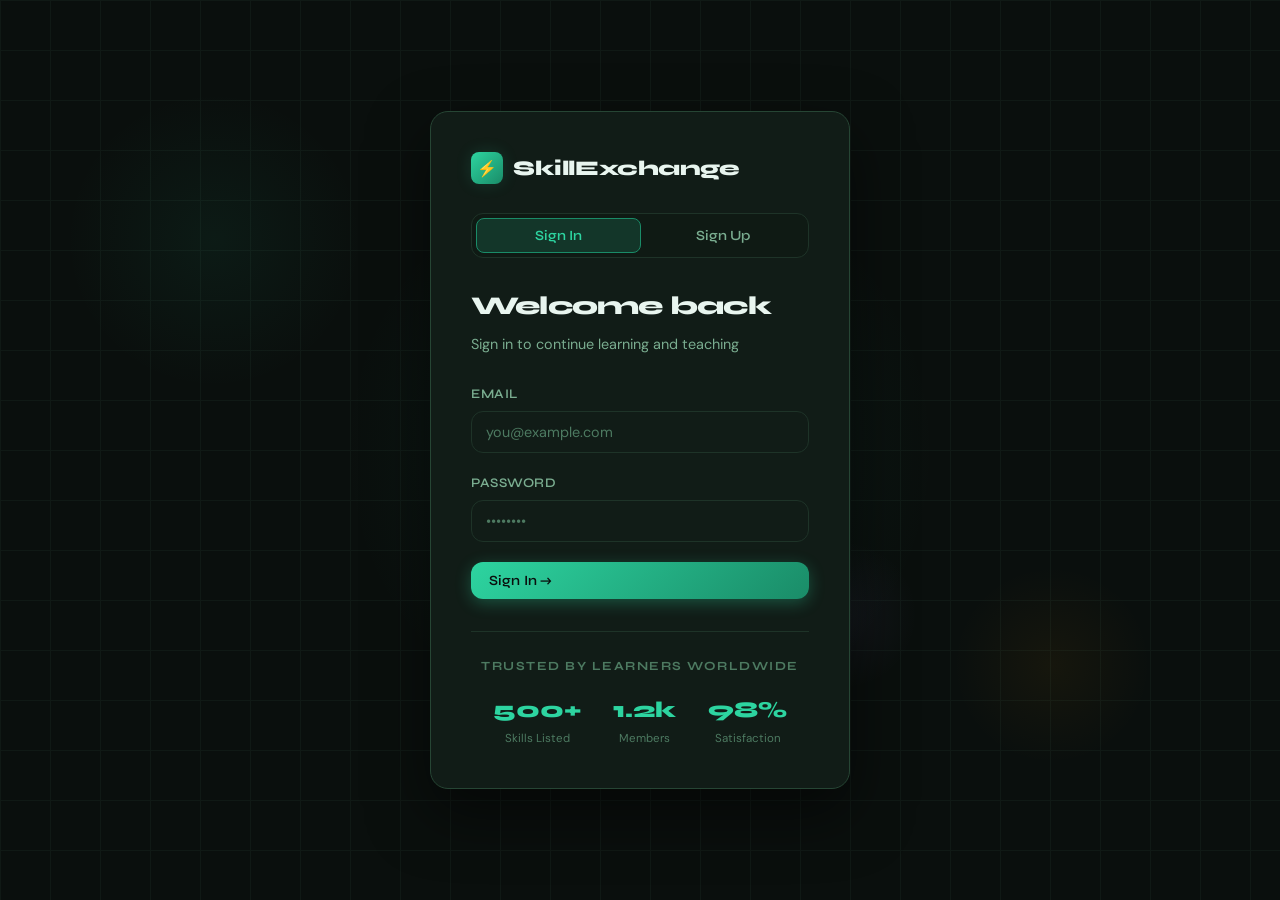
<file: templates/index.html>
<!DOCTYPE html>
<html lang="en">
<head>
  <meta charset="UTF-8" />
  <meta name="viewport" content="width=device-width, initial-scale=1.0" />
  <title>Skill Exchange</title>
  <link rel="stylesheet" href="/static/css/style.css" />
</head>
<body>

<!-- ═══════════════════════════════════
     AUTH SCREEN
════════════════════════════════════ -->
<div id="auth-screen" class="auth-screen">
  <div class="auth-bg-grid"></div>
  <div class="auth-bg-glow"></div>
  <div class="auth-orb auth-orb-1"></div>
  <div class="auth-orb auth-orb-2"></div>
  <div class="auth-orb auth-orb-3"></div>

  <div class="auth-card">
    <div class="auth-logo">
      <div class="logo-icon">⚡</div>
      <span class="auth-logo-text">SkillExchange</span>
    </div>

    <div class="auth-tabs">
      <button class="auth-tab-btn active" data-auth-tab="login" onclick="showAuthTab('login')">Sign In</button>
      <button class="auth-tab-btn" data-auth-tab="register" onclick="showAuthTab('register')">Sign Up</button>
    </div>

    <!-- LOGIN -->
    <div id="auth-login" class="auth-tab-panel active">
      <div class="auth-title">Welcome back</div>
      <div class="auth-subtitle">Sign in to continue learning and teaching</div>
      <form id="login-form">
        <div class="form-group">
          <label class="form-label">Email</label>
          <input id="login-email" type="email" class="form-input" placeholder="you@example.com" required />
        </div>
        <div class="form-group">
          <label class="form-label">Password</label>
          <input id="login-password" type="password" class="form-input" placeholder="••••••••" required />
        </div>
        <button type="submit" class="btn btn-primary" style="width:100%">Sign In →</button>
      </form>
    </div>

    <!-- REGISTER -->
    <div id="auth-register" class="auth-tab-panel">
      <div class="auth-title">Join the community</div>
      <div class="auth-subtitle">Create your account and start exchanging skills</div>
      <form id="register-form">
        <div class="form-group">
          <label class="form-label">Full Name</label>
          <input id="reg-name" type="text" class="form-input" placeholder="Your name" required />
        </div>
        <div class="form-group">
          <label class="form-label">Email</label>
          <input id="reg-email" type="email" class="form-input" placeholder="you@example.com" required />
        </div>
        <div class="form-group">
          <label class="form-label">Password</label>
          <input id="reg-password" type="password" class="form-input" placeholder="Min 6 characters" required />
        </div>
        <button type="submit" class="btn btn-primary" style="width:100%">Create Account →</button>
      </form>
    </div>

    <div class="auth-tagline">
      <div class="auth-tagline-text">Trusted by learners worldwide</div>
      <div class="auth-tagline-stat">
        <div class="auth-stat-item">
          <div class="auth-stat-num">500+</div>
          <div class="auth-stat-label">Skills Listed</div>
        </div>
        <div class="auth-stat-item">
          <div class="auth-stat-num">1.2k</div>
          <div class="auth-stat-label">Members</div>
        </div>
        <div class="auth-stat-item">
          <div class="auth-stat-num">98%</div>
          <div class="auth-stat-label">Satisfaction</div>
        </div>
      </div>
    </div>
  </div>
</div>

<!-- ═══════════════════════════════════
     MAIN APP LAYOUT
════════════════════════════════════ -->
<div id="app-layout" class="app-layout" style="display:none">

  <!-- HEADER -->
  <header class="app-header">
    <a class="header-logo" onclick="navigate('dashboard')" style="cursor:pointer">
      <div class="logo-icon">⚡</div>
      SkillExchange
    </a>
    <div class="header-right">
      <div class="points-badge">⚡ <span id="headerPoints">0 pts</span></div>
      <div class="user-avatar" id="headerAvatar" onclick="navigate('profile')">U</div>
      <button class="btn btn-ghost btn-sm" onclick="logout()">Logout</button>
    </div>
  </header>

  <!-- SIDEBAR -->
  <aside class="app-sidebar">
    <div class="nav-section-label">Main</div>
    <button class="nav-item active" data-page="dashboard" onclick="navigate('dashboard')">
      <span class="nav-icon">🏠</span> Dashboard
    </button>
    <button class="nav-item" data-page="marketplace" onclick="navigate('marketplace')">
      <span class="nav-icon">🌐</span> Marketplace
    </button>

    <div class="nav-section-label">Teaching</div>
    <button class="nav-item" data-page="my-skills" onclick="navigate('my-skills')">
      <span class="nav-icon">💡</span> My Skills
    </button>
    <button class="nav-item" data-page="availability" onclick="navigate('availability')">
      <span class="nav-icon">🗓</span> Availability
    </button>

    <div class="nav-section-label">Learning</div>
    <button class="nav-item" data-page="bookings" onclick="navigate('bookings')">
      <span class="nav-icon">📅</span> Bookings
    </button>
    <button class="nav-item" data-page="messages" onclick="navigate('messages')">
      <span class="nav-icon">💬</span> Messages
    </button>
    <button class="nav-item" data-page="reviews" onclick="navigate('reviews')">
      <span class="nav-icon">⭐</span> Reviews
    </button>

    <div class="sidebar-bottom">
      <button class="nav-item" data-page="profile" onclick="navigate('profile')">
        <span class="nav-icon">👤</span> Profile
      </button>
      <button class="nav-item" onclick="logout()">
        <span class="nav-icon">🚪</span> Logout
      </button>
    </div>
  </aside>

  <!-- MAIN CONTENT -->
  <main class="app-main">

    <!-- ── DASHBOARD ── -->
    <div id="page-dashboard" class="page active">
      <div class="hero-banner">
        <div class="hero-text">
          <div class="hero-greeting">Community Skill Exchange</div>
          <div class="hero-title" id="dash-greeting">Good day! 👋</div>
          <div class="hero-desc">Discover skills, share knowledge, and grow together with your community.</div>
          <div class="hero-actions">
            <button class="btn btn-primary btn-lg" onclick="navigate('marketplace')">🌐 Browse Skills</button>
            <button class="btn btn-secondary btn-lg" onclick="openModal('modal-add-skill')">+ Add Skill</button>
          </div>
        </div>
      </div>

      <div class="stats-grid">
        <div class="stat-card stat-amber">
          <div class="stat-icon">⚡</div>
          <div class="stat-label">Your Points</div>
          <div class="stat-value" id="dash-points">0</div>
          <button class="btn-buy-points" onclick="openBuyPointsModal()" style="margin-top:0.6rem">+ Buy Points</button>
        </div>
        <div class="stat-card stat-teal">
          <div class="stat-icon">💡</div>
          <div class="stat-label">Skills Listed</div>
          <div class="stat-value" id="dash-skill-count">0</div>
        </div>
        <div class="stat-card stat-violet">
          <div class="stat-icon">📅</div>
          <div class="stat-label">Total Bookings</div>
          <div class="stat-value" id="dash-booking-count">0</div>
        </div>
        <div class="stat-card stat-coral">
          <div class="stat-icon">⏳</div>
          <div class="stat-label">Pending</div>
          <div class="stat-value" id="dash-pending-count">0</div>
        </div>
        <div class="stat-card">
          <div class="stat-icon">🎓</div>
          <div class="stat-label">Role</div>
          <div class="stat-value" style="font-size:1.2rem;text-transform:capitalize" id="dash-role">—</div>
        </div>
      </div>

      <div class="section-header">
        <div class="section-title">Recent Skills in Marketplace</div>
        <button class="btn btn-secondary btn-sm" onclick="navigate('marketplace')">View All →</button>
      </div>
      <div class="grid-auto" id="dash-recent-skills">
        <div class="loading-overlay"><div class="loader"></div></div>
      </div>
    </div>

    <!-- ── MARKETPLACE ── -->
    <div id="page-marketplace" class="page">
      <div class="page-header">
        <div class="page-title">Marketplace</div>
        <div class="page-subtitle">Discover skills offered by community members</div>
      </div>

      <div class="marketplace-search-row">
        <div>
          <label class="form-label">Search Skill</label>
          <input id="search-skill-input" type="text" class="form-input" placeholder="e.g. Python, Guitar…" />
        </div>
        <div>
          <label class="form-label">Search User</label>
          <input id="search-user-input" type="text" class="form-input" placeholder="Teacher name…" />
        </div>
        <div>
          <label class="form-label">Sort</label>
          <select id="search-sort" class="form-select">
            <option value="">Default</option>
            <option value="points_asc">Points ↑</option>
            <option value="points_desc">Points ↓</option>
          </select>
        </div>
        <div style="padding-top:24px">
          <button class="btn btn-primary" onclick="searchMarketplace()">🔍 Search</button>
        </div>
      </div>

      <div class="filter-row">
        <button class="filter-chip active" onclick="filterByCategory('all')">All</button>
        <button class="filter-chip" onclick="filterByCategory('Technology')">💻 Technology</button>
        <button class="filter-chip" onclick="filterByCategory('Music')">🎵 Music</button>
        <button class="filter-chip" onclick="filterByCategory('Language')">🌍 Language</button>
        <button class="filter-chip" onclick="filterByCategory('Arts')">🎨 Arts</button>
        <button class="filter-chip" onclick="filterByCategory('Sports')">⚽ Sports</button>
        <button class="filter-chip" onclick="filterByCategory('Business')">💼 Business</button>
      </div>

      <div class="grid-auto" id="marketplace-grid">
        <div class="loading-overlay col-span-3"><div class="loader"></div></div>
      </div>
    </div>

    <!-- ── MY SKILLS ── -->
    <div id="page-my-skills" class="page">
      <div class="page-header flex-between">
        <div>
          <div class="page-title">My Skills</div>
          <div class="page-subtitle">Manage the skills you offer to the community</div>
        </div>
        <button class="btn btn-primary" onclick="openModal('modal-add-skill')">+ Add Skill</button>
      </div>
      <div id="my-skills-list">
        <div class="loading-overlay"><div class="loader"></div></div>
      </div>
    </div>

    <!-- ── BOOKINGS ── -->
    <div id="page-bookings" class="page">
      <div class="page-header">
        <div class="page-title">Bookings</div>
        <div class="page-subtitle">Manage your learning sessions and requests</div>
      </div>
      <div class="card" style="overflow-x:auto">
        <table class="data-table">
          <thead>
            <tr>
              <th>#</th>
              <th>Skill</th>
              <th>With</th>
              <th>Scheduled</th>
              <th>Status</th>
              <th>Actions</th>
            </tr>
          </thead>
          <tbody id="bookings-table-body">
            <tr><td colspan="6" style="text-align:center;padding:40px"><div class="loader"></div></td></tr>
          </tbody>
        </table>
      </div>
    </div>

    <!-- ── AVAILABILITY ── -->
    <div id="page-availability" class="page">
      <div class="page-header">
        <div class="page-title">Availability</div>
        <div class="page-subtitle">Set your available time slots for teaching</div>
      </div>

      <div class="card mb-6">
        <div class="card-title mb-4">Add Time Slot</div>
        <form id="slot-form" onsubmit="event.preventDefault(); addSlot()">
          <div class="form-grid-2">
            <div class="form-group">
              <label class="form-label">Date</label>
              <input type="date" id="slot-day" class="form-input">
            </div>
            <div class="form-group">
              <label class="form-label">Start Time</label>
              <input id="slot-start" type="time" class="form-input" />
            </div>
            <div class="form-group">
              <label class="form-label">End Time</label>
              <input id="slot-end" type="time" class="form-input" />
            </div>
          </div>
          <button type="submit" class="btn btn-primary">+ Add Slot</button>
        </form>
      </div>

      <div class="card">
        <div class="card-title mb-4">Your Availability</div>
        <div id="availability-slots"><div class="loading-overlay"><div class="loader"></div></div></div>
      </div>
    </div>

    <!-- ── MESSAGES ── -->
    <div id="page-messages" class="page">
      <div class="page-header">
        <div class="page-title">Messages</div>
        <div class="page-subtitle">Chat with your learners and teachers</div>
      </div>
      <div id="chat-list">
        <div class="loading-overlay"><div class="loader"></div></div>
      </div>
    </div>

    <!-- ── REVIEWS ── -->
    <div id="page-reviews" class="page">
      <div class="page-header">
        <div class="page-title">Reviews</div>
        <div class="page-subtitle">Feedback from your learners</div>
      </div>
      <div class="flex-col" id="reviews-list">
        <div class="loading-overlay"><div class="loader"></div></div>
      </div>
    </div>

    <!-- ── PROFILE ── -->
    <div id="page-profile" class="page">
      <div class="page-header flex-between">
        <div>
          <div class="page-title">Profile</div>
          <div class="page-subtitle">Your public profile and account settings</div>
        </div>
        <button class="btn btn-secondary" onclick="openModal('modal-edit-profile')">✏️ Edit Profile</button>
      </div>

      <div>
        <div class="profile-banner"></div>
        <div class="profile-info-card">
          <div class="profile-avatar" id="profile-avatar-text">U</div>
          <div class="profile-name" id="profile-name">Loading…</div>
          <div class="profile-meta">
            <div class="profile-meta-item">✉️ <span id="profile-email">—</span></div>
            <div class="profile-meta-item">🎓 <span id="profile-role">—</span></div>
            <div class="profile-meta-item">📍 <span id="profile-location">—</span></div>
          </div>
          <div class="profile-stats-grid">
            <div class="profile-stat-item">
              <div class="profile-stat-num text-amber" id="profile-points">0</div>
              <div class="profile-stat-label">Points</div>
              <button class="btn-buy-points" onclick="openBuyPointsModal()" style="margin-top:0.5rem;font-size:0.75rem">⚡ Buy More</button>
            </div>
            <div class="profile-stat-item">
              <div class="profile-stat-num text-amber" id="profile-rating">—</div>
              <div class="profile-stat-label">Rating</div>
            </div>
          </div>
        </div>
      </div>

      <div class="profile-section">
        <div class="profile-section-title">About</div>
        <p id="profile-bio" class="text-sm" style="color:var(--text-secondary)">No bio added.</p>
      </div>
    </div>

  </main>
</div>

<!-- ═══════════════════════════════════
     MODALS
════════════════════════════════════ -->

<!-- Add Skill Modal -->
<div id="modal-add-skill" class="modal-overlay">
  <div class="modal">
    <div class="modal-header">
      <div class="modal-title">Add New Skill</div>
      <button class="modal-close" onclick="closeModal('modal-add-skill')">✕</button>
    </div>
    <form id="add-skill-form" onsubmit="event.preventDefault(); addSkill()">
      <div class="form-group">
        <label class="form-label">Title *</label>
        <input id="skill-title" type="text" class="form-input" placeholder="e.g. Python Programming" required />
      </div>
      <div class="form-grid-2">
        <div class="form-group">
          <label class="form-label">Category *</label>
          <select id="skill-category" class="form-select" required>
            <option value="">Select…</option>
            <option>Technology</option><option>Music</option><option>Language</option>
            <option>Arts</option><option>Sports</option><option>Business</option><option>Other</option>
          </select>
        </div>
        <div class="form-group">
          <label class="form-label">Level *</label>
          <select id="skill-level" class="form-select" required>
            <option value="">Select…</option>
            <option>Beginner</option><option>Intermediate</option><option>Advanced</option><option>Expert</option>
          </select>
        </div>
      </div>
      <div class="form-group">
        <label class="form-label">Description</label>
        <textarea id="skill-desc" class="form-textarea" placeholder="Describe what you'll teach…"></textarea>
      </div>
      <div class="form-group">
        <label class="form-label">Exchange Points</label>
        <input id="skill-points" type="number" class="form-input" value="10" min="1" max="1000" />
        <div class="form-hint">Points required per session</div>
      </div>
      <button type="submit" class="btn btn-primary" style="width:100%">Add Skill 🎉</button>
    </form>
  </div>
</div>

<!-- Edit Skill Modal -->
<div id="modal-edit-skill" class="modal-overlay">
  <div class="modal">
    <div class="modal-header">
      <div class="modal-title">Edit Skill</div>
      <button class="modal-close" onclick="closeModal('modal-edit-skill')">✕</button>
    </div>
    <input type="hidden" id="edit-skill-id" />
    <div class="form-group">
      <label class="form-label">Title</label>
      <input id="edit-skill-title" type="text" class="form-input" />
    </div>
    <div class="form-grid-2">
      <div class="form-group">
        <label class="form-label">Category</label>
        <select id="edit-skill-category" class="form-select">
          <option>Technology</option><option>Music</option><option>Language</option>
          <option>Arts</option><option>Sports</option><option>Business</option><option>Other</option>
        </select>
      </div>
      <div class="form-group">
        <label class="form-label">Level</label>
        <select id="edit-skill-level" class="form-select">
          <option>Beginner</option><option>Intermediate</option><option>Advanced</option><option>Expert</option>
        </select>
      </div>
    </div>
    <div class="form-group">
      <label class="form-label">Description</label>
      <textarea id="edit-skill-desc" class="form-textarea"></textarea>
    </div>
    <div class="form-group">
      <label class="form-label">Exchange Points</label>
      <input id="edit-skill-points" type="number" class="form-input" min="1" />
    </div>
    <button class="btn btn-primary" style="width:100%" onclick="updateSkill()">Save Changes</button>
  </div>
</div>

<!-- Skill Detail Drawer -->
<div id="skill-detail-drawer" class="drawer-overlay" onclick="closeDrawerOnBackdrop(event)">
  <div class="drawer">
    <div class="drawer-header">
      <div class="drawer-title" id="drawer-skill-title">Skill Details</div>
      <button class="modal-close" onclick="closeDrawer()">✕</button>
    </div>
    <div class="drawer-body" id="drawer-body">
      <!-- Filled dynamically -->
    </div>
    <div class="drawer-footer">
      <button class="btn btn-ghost" style="flex:1" onclick="closeDrawer()">Cancel</button>
      <button class="btn btn-primary" style="flex:2" id="drawer-book-btn" onclick="proceedToBooking()">
        📅 Book This Session
      </button>
    </div>
  </div>
</div>

<!-- Booking Modal -->
<div id="modal-booking" class="modal-overlay">
  <div class="modal" style="max-width:480px">
    <div class="modal-header">
      <div class="modal-title">Book a Session</div>
      <button class="modal-close" onclick="closeModal('modal-booking')">✕</button>
    </div>
    <input type="hidden" id="booking-skill-id" />
    <input type="hidden" id="booking-teacher-id" />
    <input type="hidden" id="booking-selected-date" />
    <input type="hidden" id="booking-selected-time" />

    <!-- Skill info banner -->
    <div class="card mb-4" style="background:var(--teal-glow);border-color:var(--teal-dim)">
      <div class="text-sm" style="color:var(--text-muted)">Booking for</div>
      <div class="card-title text-teal" id="booking-skill-name">—</div>
    </div>

    <!-- Step 1: Pick an available day -->
    <div id="booking-step-1">
      <div class="form-group">
        <label class="form-label">Step 1 — Pick an available day</label>
        <div id="booking-dates-loading" style="color:var(--text-muted);font-size:0.85rem;padding:8px 0">Loading available days…</div>
        <div id="booking-dates-list" style="display:flex;flex-wrap:wrap;gap:8px;margin-top:6px"></div>
        <div id="booking-no-dates-msg" style="display:none;color:var(--text-muted);font-size:0.85rem;padding:12px;border:1px solid var(--border);border-radius:8px;text-align:center;margin-top:6px">
          This teacher has no upcoming availability yet.
        </div>
      </div>
      <!-- Step 2: Available time slots appear here -->
      <div id="booking-slots-container" style="display:none">
        <div class="form-label mb-4" style="margin-bottom:8px">Step 2 — Choose a time slot</div>
        <div id="booking-slots-list" style="display:flex;flex-wrap:wrap;gap:8px;margin-bottom:16px"></div>
        <div id="booking-selected-slot-display" style="display:none;background:var(--teal-glow);border:1px solid var(--teal-dim);border-radius:8px;padding:10px 14px;margin-bottom:16px;font-size:0.85rem;color:var(--teal)">
          ✓ Selected: <strong id="booking-slot-label"></strong>
        </div>
      </div>
      <div id="booking-no-slots-msg" style="display:none;color:var(--text-muted);font-size:0.85rem;margin-bottom:16px;padding:12px;border:1px solid var(--border);border-radius:8px;text-align:center">
        No slots available on this day.
      </div>
      <div class="form-group">
        <label class="form-label">Message (optional)</label>
        <textarea id="booking-message" class="form-textarea" rows="2" placeholder="What do you hope to learn?"></textarea>
      </div>
      <button class="btn btn-primary" style="width:100%" id="booking-submit-btn" disabled onclick="createBooking()">
        Select a slot to continue
      </button>
    </div>
  </div>
</div>

<!-- Chat Modal -->
<div id="modal-chat" class="modal-overlay">
  <div class="modal" style="max-width:600px">
    <div class="modal-header">
      <div class="modal-title" id="chat-modal-title">Chat</div>
      <button class="modal-close" onclick="closeModal('modal-chat')">✕</button>
    </div>
    <div id="chat-messages" class="chat-window" style="height:320px"></div>
    <div class="flex-row mt-4" style="gap:8px">
      <textarea id="chat-input" class="form-textarea" style="min-height:44px;max-height:100px;flex:1" placeholder="Type a message…"></textarea>
      <button class="btn btn-primary" onclick="sendMessage()">Send</button>
    </div>
  </div>
</div>

<!-- Review Modal -->
<div id="modal-review" class="modal-overlay">
  <div class="modal">
    <div class="modal-header">
      <div class="modal-title">Leave a Review</div>
      <button class="modal-close" onclick="closeModal('modal-review')">✕</button>
    </div>
    <input type="hidden" id="review-booking-id" />
    <input type="hidden" id="review-teacher-id" />
    <div class="form-group">
      <label class="form-label">Rating</label>
      <div class="rating-input">
        <span class="rating-star" onclick="setRating(1)">★</span>
        <span class="rating-star" onclick="setRating(2)">★</span>
        <span class="rating-star" onclick="setRating(3)">★</span>
        <span class="rating-star" onclick="setRating(4)">★</span>
        <span class="rating-star" onclick="setRating(5)">★</span>
      </div>
      <input type="hidden" id="review-rating" value="0" />
    </div>
    <div class="form-group">
      <label class="form-label">Comment</label>
      <textarea id="review-comment" class="form-textarea" placeholder="Share your experience…"></textarea>
    </div>
    <button class="btn btn-amber" style="width:100%" onclick="submitReview()">Submit Review ⭐</button>
  </div>
</div>

<!-- Edit Profile Modal -->
<div id="modal-edit-profile" class="modal-overlay">
  <div class="modal">
    <div class="modal-header">
      <div class="modal-title">Edit Profile</div>
      <button class="modal-close" onclick="closeModal('modal-edit-profile')">✕</button>
    </div>
    <div class="form-group">
      <label class="form-label">Full Name</label>
      <input id="edit-name" type="text" class="form-input" />
    </div>
    <div class="form-group">
      <label class="form-label">Bio</label>
      <textarea id="edit-bio" class="form-textarea" placeholder="Tell the community about yourself…"></textarea>
    </div>
    <div class="form-group">
      <label class="form-label">Location</label>
      <input id="edit-location" type="text" class="form-input" placeholder="City, Country" />
    </div>
    <div class="form-group">
      <label class="form-label">Skills Offered</label>
      <input id="edit-skills-offered" type="text" class="form-input" placeholder="e.g. Python, Guitar, Spanish" />
    </div>
    <div class="form-group">
      <label class="form-label">Skills Wanted</label>
      <input id="edit-skills-wanted" type="text" class="form-input" placeholder="e.g. Photography, Cooking" />
    </div>
    <button class="btn btn-primary" style="width:100%" onclick="updateProfile()">Save Profile</button>
  </div>
</div>

<!-- Toast Container -->
<div id="toastContainer" class="toast-container"></div>

<script>
  // Star rating helper
  function setRating(val) {
    document.getElementById('review-rating').value = val;
    document.querySelectorAll('.rating-star').forEach((s, i) => {
      s.classList.toggle('active', i < val);
    });
  }
</script>
<script src="/static/js/app.js"></script>
</body>
</html>
</file>
<file: static/css/style.css>
@import url('https://fonts.googleapis.com/css2?family=Syne:wght@400;500;600;700;800&family=DM+Sans:ital,opsz,wght@0,9..40,300;0,9..40,400;0,9..40,500;1,9..40,300&display=swap');

:root {
  --bg-primary: #0a0f0d;
  --bg-secondary: #0f1a14;
  --bg-card: #111c17;
  --bg-card-hover: #162520;
  --border: #1e3328;
  --border-light: #264534;

  --teal: #2dd4a0;
  --teal-dim: #1a8c68;
  --teal-glow: rgba(45, 212, 160, 0.15);
  --amber: #f59e0b;
  --amber-dim: #b45309;
  --amber-glow: rgba(245, 158, 11, 0.15);
  --coral: #f87171;
  --violet: #a78bfa;

  --text-primary: #e8f5ef;
  --text-secondary: #7aad90;
  --text-muted: #4d7a61;

  --sidebar-w: 240px;
  --header-h: 64px;
  --radius: 12px;
  --radius-lg: 18px;

  --font-display: 'Syne', sans-serif;
  --font-body: 'DM Sans', sans-serif;

  --shadow-card: 0 4px 24px rgba(0,0,0,0.4);
  --shadow-glow: 0 0 30px rgba(45, 212, 160, 0.12);
}

*, *::before, *::after { box-sizing: border-box; margin: 0; padding: 0; }
html { scroll-behavior: smooth; }

body {
  font-family: var(--font-body);
  background: var(--bg-primary);
  color: var(--text-primary);
  line-height: 1.6;
  min-height: 100vh;
  overflow-x: hidden;
}

::-webkit-scrollbar { width: 5px; }
::-webkit-scrollbar-track { background: var(--bg-primary); }
::-webkit-scrollbar-thumb { background: var(--border-light); border-radius: 99px; }

/* ─── LAYOUT ─── */
.app-layout {
  display: grid;
  grid-template-columns: var(--sidebar-w) 1fr;
  grid-template-rows: var(--header-h) 1fr;
  min-height: 100vh;
}

/* ─── HEADER ─── */
.app-header {
  grid-column: 1 / -1;
  height: var(--header-h);
  background: var(--bg-secondary);
  border-bottom: 1px solid var(--border);
  display: flex;
  align-items: center;
  justify-content: space-between;
  padding: 0 24px;
  position: sticky;
  top: 0;
  z-index: 100;
  backdrop-filter: blur(12px);
}

.header-logo {
  display: flex;
  align-items: center;
  gap: 10px;
  font-family: var(--font-display);
  font-weight: 800;
  font-size: 1.2rem;
  color: var(--text-primary);
  text-decoration: none;
  letter-spacing: -0.02em;
}

.logo-icon {
  width: 32px;
  height: 32px;
  background: linear-gradient(135deg, var(--teal), var(--teal-dim));
  border-radius: 8px;
  display: flex;
  align-items: center;
  justify-content: center;
  font-size: 16px;
  box-shadow: 0 0 16px var(--teal-glow);
}

.header-right { display: flex; align-items: center; gap: 16px; }

.points-badge {
  display: flex;
  align-items: center;
  gap: 6px;
  background: var(--amber-glow);
  border: 1px solid var(--amber-dim);
  color: var(--amber);
  padding: 6px 12px;
  border-radius: 99px;
  font-size: 0.85rem;
  font-weight: 500;
  font-family: var(--font-display);
}

.user-avatar {
  width: 36px;
  height: 36px;
  background: linear-gradient(135deg, var(--teal-dim), var(--teal));
  border-radius: 50%;
  display: flex;
  align-items: center;
  justify-content: center;
  font-family: var(--font-display);
  font-weight: 700;
  font-size: 0.9rem;
  color: var(--bg-primary);
  cursor: pointer;
  border: 2px solid var(--teal-dim);
  transition: box-shadow 0.2s;
}
.user-avatar:hover { box-shadow: 0 0 12px var(--teal-glow); }

/* ─── SIDEBAR ─── */
.app-sidebar {
  background: var(--bg-secondary);
  border-right: 1px solid var(--border);
  padding: 24px 0;
  display: flex;
  flex-direction: column;
  gap: 4px;
  overflow-y: auto;
  position: sticky;
  top: var(--header-h);
  height: calc(100vh - var(--header-h));
}

.nav-section-label {
  font-family: var(--font-display);
  font-size: 0.65rem;
  font-weight: 700;
  letter-spacing: 0.12em;
  text-transform: uppercase;
  color: var(--text-muted);
  padding: 16px 20px 6px;
}

.nav-item {
  display: flex;
  align-items: center;
  gap: 10px;
  padding: 10px 20px;
  color: var(--text-secondary);
  text-decoration: none;
  font-size: 0.9rem;
  font-weight: 400;
  transition: all 0.15s;
  cursor: pointer;
  border: none;
  background: none;
  width: 100%;
  text-align: left;
  position: relative;
}

.nav-item::before {
  content: '';
  position: absolute;
  left: 0; top: 0; bottom: 0;
  width: 3px;
  background: var(--teal);
  border-radius: 0 99px 99px 0;
  transform: scaleY(0);
  transition: transform 0.2s;
}

.nav-item:hover { background: var(--teal-glow); color: var(--teal); }
.nav-item.active { background: var(--teal-glow); color: var(--teal); font-weight: 500; }
.nav-item.active::before { transform: scaleY(1); }

.nav-icon { font-size: 1rem; width: 20px; text-align: center; flex-shrink: 0; }

.sidebar-bottom {
  margin-top: auto;
  padding: 16px 0;
  border-top: 1px solid var(--border);
}

/* ─── MAIN ─── */
.app-main { background: var(--bg-primary); overflow-y: auto; min-height: 0; }

/* ─── PAGE ─── */
.page {
  display: none;
  padding: 32px;
  max-width: 1200px;
  animation: fadeUp 0.3s ease;
}
.page.active { display: block; }

@keyframes fadeUp {
  from { opacity: 0; transform: translateY(12px); }
  to { opacity: 1; transform: translateY(0); }
}

.page-header { margin-bottom: 32px; }
.page-title {
  font-family: var(--font-display);
  font-size: 1.8rem;
  font-weight: 800;
  letter-spacing: -0.03em;
  color: var(--text-primary);
  line-height: 1.1;
}
.page-subtitle { color: var(--text-secondary); font-size: 0.95rem; margin-top: 4px; }

/* ─── CARDS ─── */
.card {
  background: var(--bg-card);
  border: 1px solid var(--border);
  border-radius: var(--radius-lg);
  padding: 24px;
  transition: all 0.2s;
  box-shadow: var(--shadow-card);
}
.card:hover { border-color: var(--border-light); box-shadow: var(--shadow-card), var(--shadow-glow); }
.card-title { font-family: var(--font-display); font-size: 1rem; font-weight: 700; margin-bottom: 4px; }
.card-subtitle { color: var(--text-secondary); font-size: 0.85rem; }

/* ─── STATS GRID ─── */
.stats-grid {
  display: grid;
  grid-template-columns: repeat(auto-fill, minmax(180px, 1fr));
  gap: 16px;
  margin-bottom: 32px;
}

.stat-card {
  background: var(--bg-card);
  border: 1px solid var(--border);
  border-radius: var(--radius);
  padding: 20px;
  display: flex;
  flex-direction: column;
  gap: 8px;
  transition: all 0.2s;
}
.stat-card:hover { border-color: var(--border-light); transform: translateY(-2px); }
.stat-label { font-size: 0.75rem; font-weight: 600; letter-spacing: 0.08em; text-transform: uppercase; color: var(--text-muted); font-family: var(--font-display); }
.stat-value { font-family: var(--font-display); font-size: 2rem; font-weight: 800; letter-spacing: -0.04em; color: var(--text-primary); line-height: 1; }
.stat-icon { font-size: 1.4rem; margin-bottom: 4px; }
.stat-teal .stat-value { color: var(--teal); }
.stat-amber .stat-value { color: var(--amber); }
.stat-violet .stat-value { color: var(--violet); }
.stat-coral .stat-value { color: var(--coral); }

/* ─── GRIDS ─── */
.grid-2 { display: grid; grid-template-columns: repeat(2, 1fr); gap: 20px; }
.grid-3 { display: grid; grid-template-columns: repeat(3, 1fr); gap: 20px; }
.grid-auto { display: grid; grid-template-columns: repeat(auto-fill, minmax(280px, 1fr)); gap: 20px; }

/* ─── SKILL CARD ─── */
.skill-card {
  background: var(--bg-card);
  border: 1px solid var(--border);
  border-radius: var(--radius-lg);
  padding: 20px;
  display: flex;
  flex-direction: column;
  gap: 12px;
  cursor: pointer;
  transition: all 0.2s;
  position: relative;
  overflow: hidden;
}
.skill-card::after {
  content: '';
  position: absolute;
  inset: 0;
  background: linear-gradient(135deg, var(--teal-glow), transparent);
  opacity: 0;
  transition: opacity 0.2s;
  pointer-events: none;
}
.skill-card:hover { border-color: var(--teal-dim); transform: translateY(-3px); box-shadow: var(--shadow-card), var(--shadow-glow); }
.skill-card:hover::after { opacity: 1; }

.skill-category-tag {
  display: inline-flex;
  align-items: center;
  gap: 5px;
  padding: 4px 10px;
  border-radius: 99px;
  font-size: 0.72rem;
  font-weight: 600;
  letter-spacing: 0.04em;
  text-transform: uppercase;
  background: var(--teal-glow);
  color: var(--teal);
  border: 1px solid var(--teal-dim);
  font-family: var(--font-display);
  width: fit-content;
}

.skill-title { font-family: var(--font-display); font-size: 1.05rem; font-weight: 700; color: var(--text-primary); position: relative; z-index: 1; }
.skill-desc { font-size: 0.85rem; color: var(--text-secondary); line-height: 1.5; position: relative; z-index: 1; }
.skill-footer { display: flex; align-items: center; justify-content: space-between; margin-top: auto; position: relative; z-index: 1; }
.skill-user { display: flex; align-items: center; gap: 8px; font-size: 0.82rem; color: var(--text-secondary); }

.mini-avatar {
  width: 24px; height: 24px;
  background: linear-gradient(135deg, var(--teal-dim), var(--teal));
  border-radius: 50%;
  display: flex; align-items: center; justify-content: center;
  font-size: 0.65rem; font-weight: 700; color: var(--bg-primary);
  flex-shrink: 0;
}

.points-chip {
  display: flex; align-items: center; gap: 4px;
  background: var(--amber-glow);
  border: 1px solid var(--amber-dim);
  color: var(--amber);
  padding: 3px 8px; border-radius: 99px;
  font-size: 0.78rem; font-weight: 600;
  font-family: var(--font-display);
}

.exp-badge { padding: 3px 8px; border-radius: 99px; font-size: 0.72rem; font-weight: 600; font-family: var(--font-display); letter-spacing: 0.04em; }
.exp-beginner { background: rgba(167,139,250,0.1); color: var(--violet); border: 1px solid rgba(167,139,250,0.3); }
.exp-intermediate { background: var(--teal-glow); color: var(--teal); border: 1px solid var(--teal-dim); }
.exp-advanced { background: var(--amber-glow); color: var(--amber); border: 1px solid var(--amber-dim); }
.exp-expert { background: rgba(248,113,113,0.1); color: var(--coral); border: 1px solid rgba(248,113,113,0.3); }

/* ─── BUTTONS ─── */
.btn {
  display: inline-flex; align-items: center; gap: 7px;
  padding: 10px 18px; border-radius: var(--radius);
  font-size: 0.88rem; font-weight: 600; font-family: var(--font-display);
  cursor: pointer; border: none; transition: all 0.2s;
  text-decoration: none; letter-spacing: 0.01em; white-space: nowrap;
}
.btn-primary { background: linear-gradient(135deg, var(--teal), var(--teal-dim)); color: var(--bg-primary); box-shadow: 0 4px 16px rgba(45,212,160,0.3); }
.btn-primary:hover { transform: translateY(-2px); box-shadow: 0 6px 20px rgba(45,212,160,0.4); }
.btn-secondary { background: transparent; color: var(--teal); border: 1px solid var(--teal-dim); }
.btn-secondary:hover { background: var(--teal-glow); transform: translateY(-1px); }
.btn-ghost { background: var(--bg-card); color: var(--text-secondary); border: 1px solid var(--border); }
.btn-ghost:hover { border-color: var(--border-light); color: var(--text-primary); }
.btn-danger { background: rgba(248,113,113,0.1); color: var(--coral); border: 1px solid rgba(248,113,113,0.3); }
.btn-danger:hover { background: rgba(248,113,113,0.2); }
.btn-amber { background: linear-gradient(135deg, var(--amber), var(--amber-dim)); color: var(--bg-primary); box-shadow: 0 4px 16px rgba(245,158,11,0.3); }
.btn-amber:hover { transform: translateY(-2px); }
.btn-sm { padding: 6px 12px; font-size: 0.8rem; }
.btn-lg { padding: 13px 24px; font-size: 1rem; }

/* ─── FORMS ─── */
.form-group { display: flex; flex-direction: column; gap: 6px; margin-bottom: 20px; }
.form-label { font-size: 0.82rem; font-weight: 600; color: var(--text-secondary); font-family: var(--font-display); letter-spacing: 0.04em; text-transform: uppercase; }
.form-input, .form-select, .form-textarea {
  background: var(--bg-card); border: 1px solid var(--border); border-radius: var(--radius);
  color: var(--text-primary); padding: 11px 14px; font-size: 0.9rem;
  font-family: var(--font-body); transition: all 0.2s; outline: none; width: 100%;
}
.form-input:focus, .form-select:focus, .form-textarea:focus { border-color: var(--teal-dim); box-shadow: 0 0 0 3px var(--teal-glow); }
.form-input::placeholder { color: var(--text-muted); }
.form-select option { background: var(--bg-card); }
.form-textarea { resize: vertical; min-height: 80px; }
.form-grid-2 { display: grid; grid-template-columns: 1fr 1fr; gap: 16px; }
.form-hint { font-size: 0.78rem; color: var(--text-muted); margin-top: 4px; }

/* ─── MODAL ─── */
.modal-overlay {
  position: fixed; inset: 0;
  background: rgba(0,0,0,0.7); backdrop-filter: blur(4px);
  z-index: 1000; display: none; align-items: center; justify-content: center; padding: 24px;
}
.modal-overlay.open { display: flex; }
.modal {
  background: var(--bg-card); border: 1px solid var(--border-light); border-radius: var(--radius-lg);
  padding: 28px; width: 100%; max-width: 520px; max-height: 90vh; overflow-y: auto;
  box-shadow: 0 24px 60px rgba(0,0,0,0.6); animation: modalIn 0.25s ease;
}
@keyframes modalIn {
  from { opacity: 0; transform: scale(0.95) translateY(10px); }
  to { opacity: 1; transform: scale(1) translateY(0); }
}
.modal-header { display: flex; align-items: center; justify-content: space-between; margin-bottom: 20px; }
.modal-title { font-family: var(--font-display); font-size: 1.2rem; font-weight: 800; }
.modal-close {
  width: 32px; height: 32px; border-radius: 8px;
  background: var(--bg-secondary); border: 1px solid var(--border);
  color: var(--text-secondary); cursor: pointer;
  display: flex; align-items: center; justify-content: center;
  font-size: 1.1rem; transition: all 0.2s;
}
.modal-close:hover { color: var(--coral); border-color: rgba(248,113,113,0.4); }

/* ─── TOAST ─── */
.toast-container { position: fixed; bottom: 24px; right: 24px; z-index: 2000; display: flex; flex-direction: column; gap: 10px; }
.toast {
  background: var(--bg-card); border: 1px solid var(--border-light); border-radius: var(--radius);
  padding: 12px 16px; display: flex; align-items: center; gap: 10px;
  font-size: 0.88rem; box-shadow: var(--shadow-card); animation: toastIn 0.3s ease; min-width: 260px;
}
.toast.success { border-left: 3px solid var(--teal); }
.toast.error { border-left: 3px solid var(--coral); }
.toast.info { border-left: 3px solid var(--violet); }
.toast.warning { border-left: 3px solid var(--amber); }
@keyframes toastIn { from { opacity: 0; transform: translateX(20px); } to { opacity: 1; transform: translateX(0); } }

/* ─── TABLE ─── */
.data-table { width: 100%; border-collapse: collapse; font-size: 0.88rem; }
.data-table th {
  padding: 10px 14px; text-align: left;
  font-family: var(--font-display); font-size: 0.72rem; font-weight: 700;
  letter-spacing: 0.08em; text-transform: uppercase; color: var(--text-muted);
  border-bottom: 1px solid var(--border);
}
.data-table td { padding: 12px 14px; border-bottom: 1px solid var(--border); color: var(--text-secondary); vertical-align: middle; }
.data-table tbody tr:hover td { background: var(--teal-glow); color: var(--text-primary); }

/* ─── STATUS BADGES ─── */
.status-badge { display: inline-flex; align-items: center; gap: 5px; padding: 3px 10px; border-radius: 99px; font-size: 0.75rem; font-weight: 600; font-family: var(--font-display); }
.status-pending { background: var(--amber-glow); color: var(--amber); border: 1px solid var(--amber-dim); }
.status-accepted { background: var(--teal-glow); color: var(--teal); border: 1px solid var(--teal-dim); }
.status-rejected { background: rgba(248,113,113,0.1); color: var(--coral); border: 1px solid rgba(248,113,113,0.3); }
.status-completed { background: rgba(167,139,250,0.1); color: var(--violet); border: 1px solid rgba(167,139,250,0.3); }

/* ─── SEARCH BAR ─── */
.search-bar {
  display: flex; align-items: center; gap: 12px;
  background: var(--bg-card); border: 1px solid var(--border);
  border-radius: var(--radius); padding: 10px 16px; transition: all 0.2s;
}
.search-bar:focus-within { border-color: var(--teal-dim); box-shadow: 0 0 0 3px var(--teal-glow); }
.search-bar input { background: none; border: none; outline: none; color: var(--text-primary); font-family: var(--font-body); font-size: 0.9rem; flex: 1; }
.search-bar input::placeholder { color: var(--text-muted); }
.search-icon { color: var(--text-muted); font-size: 1rem; }

/* ─── DIVIDER ─── */
.divider { height: 1px; background: var(--border); margin: 24px 0; }

/* ─── EMPTY STATE ─── */
.empty-state { text-align: center; padding: 64px 24px; color: var(--text-muted); }
.empty-state-icon { font-size: 3rem; margin-bottom: 12px; opacity: 0.5; }
.empty-state-title { font-family: var(--font-display); font-size: 1.1rem; font-weight: 700; color: var(--text-secondary); margin-bottom: 6px; }
.empty-state-desc { font-size: 0.88rem; }

/* ─── MESSAGES ─── */
.message-bubble {
  max-width: 70%; padding: 10px 14px; border-radius: 14px;
  font-size: 0.88rem; line-height: 1.5; margin-bottom: 8px;
}
.message-bubble.sent {
  background: linear-gradient(135deg, var(--teal-dim), var(--teal));
  color: var(--bg-primary); border-radius: 14px 14px 4px 14px; margin-left: auto;
}
.message-bubble.received {
  background: var(--bg-card); border: 1px solid var(--border);
  color: var(--text-primary); border-radius: 14px 14px 14px 4px;
}
.message-time { font-size: 0.72rem; color: var(--text-muted); margin-top: 3px; }

.chat-window {
  display: flex; flex-direction: column; gap: 4px;
  height: 400px; overflow-y: auto; padding: 16px;
  background: var(--bg-primary); border: 1px solid var(--border); border-radius: var(--radius);
}

.messages-layout { display: grid; grid-template-columns: 300px 1fr; gap: 20px; min-height: 520px; }
.chat-list-panel { background: var(--bg-card); border: 1px solid var(--border); border-radius: var(--radius-lg); padding: 20px; overflow-y: auto; }
.chat-item {
  display: flex; align-items: center; gap: 12px;
  padding: 12px 14px; border-radius: var(--radius); cursor: pointer;
  transition: all 0.15s; border: 1px solid transparent; margin-bottom: 6px;
}
.chat-item:hover { background: var(--teal-glow); border-color: var(--teal-dim); }
.chat-item.active { background: var(--teal-glow); border-color: var(--teal-dim); }
.chat-item-info { flex: 1; min-width: 0; }
.chat-item-title { font-family: var(--font-display); font-weight: 700; font-size: 0.88rem; white-space: nowrap; overflow: hidden; text-overflow: ellipsis; }
.chat-item-sub { font-size: 0.75rem; color: var(--text-muted); margin-top: 2px; }

.chat-panel {
  background: var(--bg-card); border: 1px solid var(--border); border-radius: var(--radius-lg);
  display: flex; flex-direction: column; overflow: hidden;
}
.chat-panel-header { padding: 16px 20px; border-bottom: 1px solid var(--border); display: flex; align-items: center; gap: 12px; }
.chat-panel-body { flex: 1; overflow-y: auto; padding: 16px; display: flex; flex-direction: column; gap: 8px; min-height: 0; }
.chat-panel-footer { padding: 12px 16px; border-top: 1px solid var(--border); display: flex; gap: 10px; align-items: flex-end; }
.chat-panel-footer textarea { flex: 1; min-height: 44px; max-height: 120px; resize: none; }
.chat-welcome { display: flex; align-items: center; justify-content: center; flex: 1; color: var(--text-muted); text-align: center; padding: 40px; }

/* ─── STAR RATING ─── */
.star-rating { display: flex; gap: 3px; }
.star { font-size: 0.9rem; color: var(--amber); }
.star.empty { color: var(--border-light); }
.rating-input { display: flex; gap: 6px; margin: 8px 0; }
.rating-star { font-size: 1.5rem; cursor: pointer; color: var(--border-light); transition: color 0.15s; }
.rating-star.active, .rating-star:hover { color: var(--amber); }

/* ─── SLOT PILL ─── */
.slot-pill {
  display: inline-flex; align-items: center; gap: 6px;
  background: var(--teal-glow); border: 1px solid var(--teal-dim);
  color: var(--teal); padding: 5px 12px; border-radius: 99px;
  font-size: 0.8rem; font-weight: 500;
}

/* ─── FILTER CHIPS ─── */
.filter-row { display: flex; align-items: center; gap: 10px; flex-wrap: wrap; margin-bottom: 24px; }
.filter-chip {
  padding: 6px 14px; border-radius: 99px; font-size: 0.8rem; font-weight: 600;
  font-family: var(--font-display); cursor: pointer;
  border: 1px solid var(--border); background: var(--bg-card); color: var(--text-secondary);
  transition: all 0.15s; letter-spacing: 0.02em;
}
.filter-chip:hover, .filter-chip.active { background: var(--teal-glow); border-color: var(--teal-dim); color: var(--teal); }

/* ─── AUTH ─── */
.auth-screen {
  min-height: 100vh; background: var(--bg-primary);
  display: flex; align-items: center; justify-content: center;
  padding: 24px; position: relative; overflow: hidden;
}
.auth-bg-grid {
  position: absolute; inset: 0;
  background-image: linear-gradient(var(--border) 1px, transparent 1px), linear-gradient(90deg, var(--border) 1px, transparent 1px);
  background-size: 50px 50px; opacity: 0.3;
}
.auth-bg-glow {
  position: absolute; width: 600px; height: 600px;
  background: radial-gradient(circle, rgba(45,212,160,0.08) 0%, transparent 70%);
  top: 50%; left: 50%; transform: translate(-50%, -50%); pointer-events: none;
}
.auth-orb { position: absolute; border-radius: 50%; pointer-events: none; animation: float 8s ease-in-out infinite; }
.auth-orb-1 { width: 300px; height: 300px; background: radial-gradient(circle, rgba(45,212,160,0.06), transparent 70%); top: 10%; left: 5%; }
.auth-orb-2 { width: 200px; height: 200px; background: radial-gradient(circle, rgba(245,158,11,0.05), transparent 70%); bottom: 15%; right: 10%; animation-delay: -3s; }
.auth-orb-3 { width: 150px; height: 150px; background: radial-gradient(circle, rgba(167,139,250,0.06), transparent 70%); top: 60%; left: 60%; animation-delay: -6s; }
@keyframes float { 0%, 100% { transform: translateY(0); } 50% { transform: translateY(-20px); } }

.auth-card {
  background: var(--bg-card); border: 1px solid var(--border-light); border-radius: var(--radius-lg);
  padding: 40px; width: 100%; max-width: 420px;
  position: relative; z-index: 1; box-shadow: 0 24px 60px rgba(0,0,0,0.5);
}
.auth-logo { display: flex; align-items: center; gap: 10px; margin-bottom: 28px; }
.auth-logo-text { font-family: var(--font-display); font-weight: 800; font-size: 1.3rem; color: var(--text-primary); letter-spacing: -0.02em; }
.auth-tabs {
  display: flex; border: 1px solid var(--border); border-radius: var(--radius);
  padding: 4px; margin-bottom: 28px; background: var(--bg-secondary);
}
.auth-tab-btn {
  flex: 1; padding: 8px 16px; font-size: 0.88rem; font-weight: 600;
  font-family: var(--font-display); cursor: pointer; background: none; border: none;
  color: var(--text-secondary); border-radius: calc(var(--radius) - 4px); transition: all 0.2s;
}
.auth-tab-btn.active { background: var(--teal-glow); color: var(--teal); border: 1px solid var(--teal-dim); }
.auth-tab-panel { display: none; }
.auth-tab-panel.active { display: block; }
.auth-title { font-family: var(--font-display); font-size: 1.6rem; font-weight: 800; letter-spacing: -0.03em; margin-bottom: 6px; }
.auth-subtitle { color: var(--text-secondary); font-size: 0.9rem; margin-bottom: 28px; }
.auth-tagline { text-align: center; margin-top: 32px; padding-top: 24px; border-top: 1px solid var(--border); }
.auth-tagline-text { font-family: var(--font-display); font-size: 0.78rem; font-weight: 700; letter-spacing: 0.12em; text-transform: uppercase; color: var(--text-muted); }
.auth-tagline-stat { display: flex; justify-content: center; gap: 32px; margin-top: 16px; }
.auth-stat-item { text-align: center; }
.auth-stat-num { font-family: var(--font-display); font-size: 1.4rem; font-weight: 800; color: var(--teal); }
.auth-stat-label { font-size: 0.72rem; color: var(--text-muted); margin-top: 2px; }

/* ─── PROFILE ─── */
.profile-banner {
  height: 120px;
  background: linear-gradient(135deg, #0f2a1e, #162a20, #0a1a12);
  border-radius: var(--radius-lg) var(--radius-lg) 0 0;
  position: relative; overflow: hidden;
}
.profile-banner::after {
  content: ''; position: absolute; inset: 0;
  background: radial-gradient(ellipse at 20% 50%, rgba(45,212,160,0.15), transparent 60%), radial-gradient(ellipse at 80% 50%, rgba(245,158,11,0.08), transparent 60%);
}
.profile-info-card { background: var(--bg-card); border: 1px solid var(--border); border-radius: 0 0 var(--radius-lg) var(--radius-lg); padding: 0 24px 24px; margin-bottom: 24px; }
.profile-avatar {
  width: 80px; height: 80px; border-radius: 50%;
  background: linear-gradient(135deg, var(--teal-dim), var(--teal));
  display: flex; align-items: center; justify-content: center;
  font-family: var(--font-display); font-weight: 800; font-size: 1.8rem;
  color: var(--bg-primary); border: 3px solid var(--bg-card); margin-top: -40px; position: relative; z-index: 1;
}
.profile-name { font-family: var(--font-display); font-size: 1.4rem; font-weight: 800; margin-top: 12px; }
.profile-meta { display: flex; gap: 20px; margin-top: 12px; flex-wrap: wrap; }
.profile-meta-item { display: flex; align-items: center; gap: 6px; font-size: 0.85rem; color: var(--text-secondary); }
.profile-stats-grid { display: grid; grid-template-columns: repeat(3, 1fr); gap: 16px; margin-top: 20px; }
.profile-stat-item { background: var(--bg-secondary); border: 1px solid var(--border); border-radius: var(--radius); padding: 16px; text-align: center; }
.profile-stat-num { font-family: var(--font-display); font-size: 1.5rem; font-weight: 800; }
.profile-stat-label { font-size: 0.75rem; color: var(--text-muted); text-transform: uppercase; letter-spacing: 0.06em; font-family: var(--font-display); }
.profile-section { background: var(--bg-card); border: 1px solid var(--border); border-radius: var(--radius-lg); padding: 24px; margin-bottom: 20px; }
.profile-section-title { font-family: var(--font-display); font-size: 0.85rem; font-weight: 700; letter-spacing: 0.08em; text-transform: uppercase; color: var(--text-muted); margin-bottom: 16px; }

/* ─── HERO ─── */
.hero-banner {
  background: linear-gradient(135deg, #0f2a1e 0%, #162520 50%, #0a1a12 100%);
  border: 1px solid var(--border); border-radius: var(--radius-lg);
  padding: 32px; margin-bottom: 32px; position: relative; overflow: hidden;
}
.hero-banner::before { content: ''; position: absolute; top: -60px; right: -60px; width: 250px; height: 250px; background: radial-gradient(circle, rgba(45,212,160,0.12), transparent 70%); }
.hero-banner::after { content: ''; position: absolute; bottom: -40px; left: 30%; width: 200px; height: 200px; background: radial-gradient(circle, rgba(245,158,11,0.08), transparent 70%); }
.hero-text { position: relative; z-index: 1; }
.hero-greeting { font-size: 0.85rem; color: var(--teal); font-weight: 600; font-family: var(--font-display); letter-spacing: 0.08em; text-transform: uppercase; margin-bottom: 8px; }
.hero-title { font-family: var(--font-display); font-size: 2rem; font-weight: 800; letter-spacing: -0.04em; line-height: 1.1; margin-bottom: 12px; }
.hero-title span { color: var(--teal); }
.hero-desc { color: var(--text-secondary); max-width: 480px; font-size: 0.95rem; }
.hero-actions { display: flex; gap: 12px; margin-top: 20px; position: relative; z-index: 1; }

/* ─── REVIEWS ─── */
.review-card { background: var(--bg-card); border: 1px solid var(--border); border-radius: var(--radius); padding: 16px; display: flex; flex-direction: column; gap: 8px; }
.review-header { display: flex; align-items: center; justify-content: space-between; }
.review-reviewer { display: flex; align-items: center; gap: 8px; font-size: 0.88rem; font-weight: 500; color: var(--text-primary); }
.review-text { font-size: 0.88rem; color: var(--text-secondary); line-height: 1.5; font-style: italic; }
.review-text::before { content: '"'; color: var(--teal); margin-right: 2px; }
.review-text::after { content: '"'; color: var(--teal); margin-left: 2px; }

/* ─── SECTION HEADER ─── */
.section-header { display: flex; align-items: center; justify-content: space-between; margin-bottom: 16px; }
.section-title { font-family: var(--font-display); font-size: 1.05rem; font-weight: 700; color: var(--text-primary); }

/* ─── LOADER ─── */
.loader { display: inline-block; width: 20px; height: 20px; border: 2px solid var(--border); border-top-color: var(--teal); border-radius: 50%; animation: spin 0.7s linear infinite; }
@keyframes spin { to { transform: rotate(360deg); } }
.loading-overlay { display: flex; align-items: center; justify-content: center; height: 200px; }

/* ─── TABS ─── */
.tab-bar { display: flex; border-bottom: 1px solid var(--border); margin-bottom: 24px; }
.tab-btn { padding: 10px 20px; font-size: 0.88rem; font-weight: 600; font-family: var(--font-display); cursor: pointer; background: none; border: none; color: var(--text-secondary); border-bottom: 2px solid transparent; transition: all 0.2s; margin-bottom: -1px; }
.tab-btn:hover { color: var(--text-primary); }
.tab-btn.active { color: var(--teal); border-bottom-color: var(--teal); }
.tab-panel { display: none; }
.tab-panel.active { display: block; }

/* ─── MARKETPLACE SEARCH ─── */
.marketplace-search-row {
  display: grid; grid-template-columns: 1fr 1fr auto auto; gap: 12px;
  align-items: end; margin-bottom: 24px;
}

/* ─── NOTIFICATION DOT ─── */
.notification-dot { width: 8px; height: 8px; background: var(--coral); border-radius: 50%; display: inline-block; margin-left: 4px; }

/* ─── PULSE ─── */
@keyframes pulse-ring {
  0% { box-shadow: 0 0 0 0 rgba(45, 212, 160, 0.4); }
  70% { box-shadow: 0 0 0 8px rgba(45, 212, 160, 0); }
  100% { box-shadow: 0 0 0 0 rgba(45, 212, 160, 0); }
}
.pulse-teal { animation: pulse-ring 2s ease-out infinite; }

/* ─── UTILITIES ─── */
.flex-row { display: flex; align-items: center; gap: 12px; }
.flex-between { display: flex; align-items: center; justify-content: space-between; }
.flex-col { display: flex; flex-direction: column; gap: 8px; }
.ml-auto { margin-left: auto; }
.mt-4 { margin-top: 16px; }
.mt-6 { margin-top: 24px; }
.mb-4 { margin-bottom: 16px; }
.mb-6 { margin-bottom: 24px; }
.text-teal { color: var(--teal); }
.text-amber { color: var(--amber); }
.text-coral { color: var(--coral); }
.text-muted { color: var(--text-muted); }
.text-sm { font-size: 0.85rem; }
.font-display { font-family: var(--font-display); }
.fw-bold { font-weight: 700; }
.col-span-3 { grid-column: span 3; }

/* ─── RESPONSIVE ─── */
@media (max-width: 900px) {
  .app-layout { grid-template-columns: 1fr; }
  .app-sidebar { display: none; }
  .page { padding: 16px; }
  .grid-2, .grid-3 { grid-template-columns: 1fr; }
  .form-grid-2 { grid-template-columns: 1fr; }
  .hero-title { font-size: 1.5rem; }
  .messages-layout { grid-template-columns: 1fr; }
  .profile-stats-grid { grid-template-columns: repeat(2, 1fr); }
  .marketplace-search-row { grid-template-columns: 1fr; }
  .stats-grid { grid-template-columns: repeat(2, 1fr); }
}

/* ─── BOOKING SLOT PICKER ─── */
.slot-btn {
  padding: 8px 14px;
  border-radius: 99px;
  border: 1px solid var(--teal-dim);
  background: var(--bg-card);
  color: var(--teal);
  font-size: 0.82rem;
  font-weight: 600;
  font-family: var(--font-display);
  cursor: pointer;
  transition: all 0.15s;
}
.slot-btn:hover { background: var(--teal-glow); }
.slot-btn.selected { background: var(--teal); color: var(--bg-primary); border-color: var(--teal); }
.slot-btn.taken {
  border-color: var(--border);
  color: var(--text-muted);
  cursor: not-allowed;
  text-decoration: line-through;
  opacity: 0.5;
}
/* ─── BOOKING DATE CHIP PICKER ─── */
.date-chip {
  display: flex;
  flex-direction: column;
  align-items: center;
  justify-content: center;
  padding: 10px 14px;
  min-width: 58px;
  border-radius: 12px;
  border: 1px solid var(--teal-dim);
  background: var(--bg-card);
  color: var(--text-primary);
  cursor: pointer;
  transition: all 0.15s;
  gap: 2px;
}
.date-chip:hover { background: var(--teal-glow); border-color: var(--teal); }
.date-chip.selected { background: var(--teal); border-color: var(--teal); color: var(--bg-primary); }
.date-chip-day { font-size: 0.7rem; font-weight: 600; opacity: 0.75; text-transform: uppercase; letter-spacing: 0.04em; }
.date-chip-num { font-size: 1.25rem; font-weight: 700; line-height: 1; }
.date-chip-mon { font-size: 0.7rem; font-weight: 600; opacity: 0.75; text-transform: uppercase; letter-spacing: 0.04em; }
.date-chip.selected .date-chip-day,
.date-chip.selected .date-chip-mon { opacity: 0.85; }

/* ═══════════════════════════════════════
   SKILL DETAIL DRAWER
═══════════════════════════════════════ */
.drawer-overlay {
  position: fixed;
  inset: 0;
  background: rgba(0,0,0,0.55);
  z-index: 1000;
  display: flex;
  align-items: flex-end;
  justify-content: center;
  opacity: 0;
  pointer-events: none;
  transition: opacity 0.25s ease;
}
.drawer-overlay.open {
  opacity: 1;
  pointer-events: all;
}
.drawer {
  background: var(--bg-card);
  border-radius: 20px 20px 0 0;
  width: 100%;
  max-width: 560px;
  max-height: 85vh;
  display: flex;
  flex-direction: column;
  transform: translateY(40px);
  transition: transform 0.28s cubic-bezier(0.22,1,0.36,1);
  box-shadow: 0 -8px 40px rgba(0,0,0,0.35);
}
.drawer-overlay.open .drawer {
  transform: translateY(0);
}
.drawer-header {
  display: flex;
  align-items: center;
  justify-content: space-between;
  padding: 18px 22px 12px;
  border-bottom: 1px solid var(--border);
  flex-shrink: 0;
}
.drawer-title {
  font-size: 1.1rem;
  font-weight: 700;
  font-family: var(--font-display);
  color: var(--text-primary);
}
.drawer-body {
  overflow-y: auto;
  flex: 1;
  padding: 20px 22px;
  display: flex;
  flex-direction: column;
  gap: 18px;
}
.drawer-footer {
  display: flex;
  gap: 10px;
  padding: 14px 22px 20px;
  border-top: 1px solid var(--border);
  flex-shrink: 0;
}

/* Drawer inner blocks */
.drawer-teacher-row {
  display: flex;
  align-items: center;
  gap: 14px;
}
.drawer-teacher-avatar {
  width: 54px;
  height: 54px;
  border-radius: 50%;
  background: linear-gradient(135deg, var(--teal), var(--coral));
  display: flex;
  align-items: center;
  justify-content: center;
  font-size: 1.3rem;
  font-weight: 700;
  color: #fff;
  flex-shrink: 0;
}
.drawer-teacher-info { flex: 1; }
.drawer-teacher-name { font-size: 1rem; font-weight: 700; color: var(--text-primary); }
.drawer-teacher-meta { font-size: 0.8rem; color: var(--text-muted); margin-top: 2px; }
.drawer-rating-row {
  display: flex;
  align-items: center;
  gap: 6px;
  margin-top: 4px;
}
.drawer-stars { color: #f9c23c; font-size: 0.95rem; letter-spacing: 1px; }
.drawer-rating-num { font-size: 0.8rem; font-weight: 600; color: var(--text-primary); }
.drawer-review-count { font-size: 0.75rem; color: var(--text-muted); }

.drawer-section-label {
  font-size: 0.75rem;
  font-weight: 700;
  text-transform: uppercase;
  letter-spacing: 0.08em;
  color: var(--text-muted);
  margin-bottom: 8px;
}
.drawer-skill-info {
  background: var(--bg-secondary);
  border: 1px solid var(--border);
  border-radius: 12px;
  padding: 14px 16px;
  display: flex;
  flex-direction: column;
  gap: 8px;
}
.drawer-skill-desc {
  font-size: 0.88rem;
  color: var(--text-secondary);
  line-height: 1.55;
}
.drawer-tags { display: flex; flex-wrap: wrap; gap: 6px; }

.drawer-reviews-list {
  display: flex;
  flex-direction: column;
  gap: 10px;
}
.drawer-review-item {
  background: var(--bg-secondary);
  border: 1px solid var(--border);
  border-radius: 10px;
  padding: 12px 14px;
}
.drawer-review-top {
  display: flex;
  align-items: center;
  justify-content: space-between;
  margin-bottom: 5px;
}
.drawer-review-reviewer {
  font-size: 0.8rem;
  font-weight: 600;
  color: var(--text-primary);
  display: flex;
  align-items: center;
  gap: 6px;
}
.drawer-review-stars { color: #f9c23c; font-size: 0.8rem; }
.drawer-review-text { font-size: 0.82rem; color: var(--text-secondary); line-height: 1.5; }
.drawer-no-reviews {
  text-align: center;
  color: var(--text-muted);
  font-size: 0.85rem;
  padding: 16px;
  border: 1px dashed var(--border);
  border-radius: 10px;
}
.drawer-loading {
  display: flex;
  align-items: center;
  justify-content: center;
  padding: 32px;
}
/* ══════════════════════════════════════
   BUY POINTS MODAL
══════════════════════════════════════ */

.buy-points-modal-box {
  width: min(560px, 95vw);
  max-height: 90vh;
  overflow-y: auto;
}

.buy-points-subtitle {
  color: var(--text-muted, #94a3b8);
  font-size: 0.9rem;
  margin: 0 0 1rem;
  text-align: center;
}

.buy-points-balance {
  text-align: center;
  background: rgba(99, 102, 241, 0.12);
  border: 1px solid rgba(99, 102, 241, 0.3);
  border-radius: 10px;
  padding: 0.6rem 1rem;
  margin-bottom: 1.25rem;
  font-size: 0.95rem;
  color: var(--text, #e2e8f0);
}

.buy-points-grid {
  display: grid;
  grid-template-columns: repeat(2, 1fr);
  gap: 0.85rem;
  margin-bottom: 1rem;
}

@media (max-width: 420px) {
  .buy-points-grid { grid-template-columns: 1fr 1fr; }
}

.buy-points-card {
  position: relative;
  background: rgba(255,255,255,0.04);
  border: 2px solid rgba(255,255,255,0.08);
  border-radius: 14px;
  padding: 1.1rem 0.85rem;
  text-align: center;
  cursor: pointer;
  transition: border-color 0.18s, background 0.18s, transform 0.15s;
  user-select: none;
}

.buy-points-card:hover {
  border-color: rgba(99,102,241,0.5);
  background: rgba(99,102,241,0.08);
  transform: translateY(-2px);
}

.buy-points-card.selected {
  border-color: #6366f1;
  background: rgba(99,102,241,0.15);
  box-shadow: 0 0 0 2px rgba(99,102,241,0.3);
}

.buy-points-card.featured {
  border-color: rgba(245, 158, 11, 0.4);
}

.buy-points-card.featured.selected {
  border-color: #f59e0b;
  background: rgba(245,158,11,0.1);
  box-shadow: 0 0 0 2px rgba(245,158,11,0.3);
}

.pkg-badge {
  position: absolute;
  top: -10px;
  left: 50%;
  transform: translateX(-50%);
  background: #f59e0b;
  color: #000;
  font-size: 0.6rem;
  font-weight: 800;
  padding: 2px 8px;
  border-radius: 20px;
  letter-spacing: 0.05em;
  white-space: nowrap;
}

.pkg-emoji {
  font-size: 1.75rem;
  margin-bottom: 0.35rem;
}

.pkg-label {
  font-size: 0.8rem;
  color: var(--text-muted, #94a3b8);
  margin-bottom: 0.3rem;
  font-weight: 500;
}

.pkg-points {
  font-size: 1.25rem;
  font-weight: 800;
  margin-bottom: 0.15rem;
}

.pkg-price {
  font-size: 0.95rem;
  color: var(--text, #e2e8f0);
  font-weight: 600;
}

.buy-points-selected {
  background: rgba(99,102,241,0.1);
  border: 1px solid rgba(99,102,241,0.4);
  border-radius: 10px;
  padding: 0.65rem 1rem;
  margin-bottom: 0.75rem;
  font-size: 0.9rem;
  color: #a5b4fc;
  text-align: center;
}

.buy-points-note {
  font-size: 0.78rem;
  color: var(--text-muted, #94a3b8);
  text-align: center;
  margin-bottom: 1rem;
  opacity: 0.7;
}

/* Buy Points button in dashboard & profile */
.btn-buy-points {
  background: linear-gradient(135deg, #6366f1, #8b5cf6);
  color: #fff;
  border: none;
  border-radius: 8px;
  padding: 0.45rem 1rem;
  font-size: 0.82rem;
  font-weight: 600;
  cursor: pointer;
  transition: opacity 0.15s, transform 0.15s;
  display: inline-flex;
  align-items: center;
  gap: 0.3rem;
}
.btn-buy-points:hover {
  opacity: 0.88;
  transform: translateY(-1px);
}
</file>
